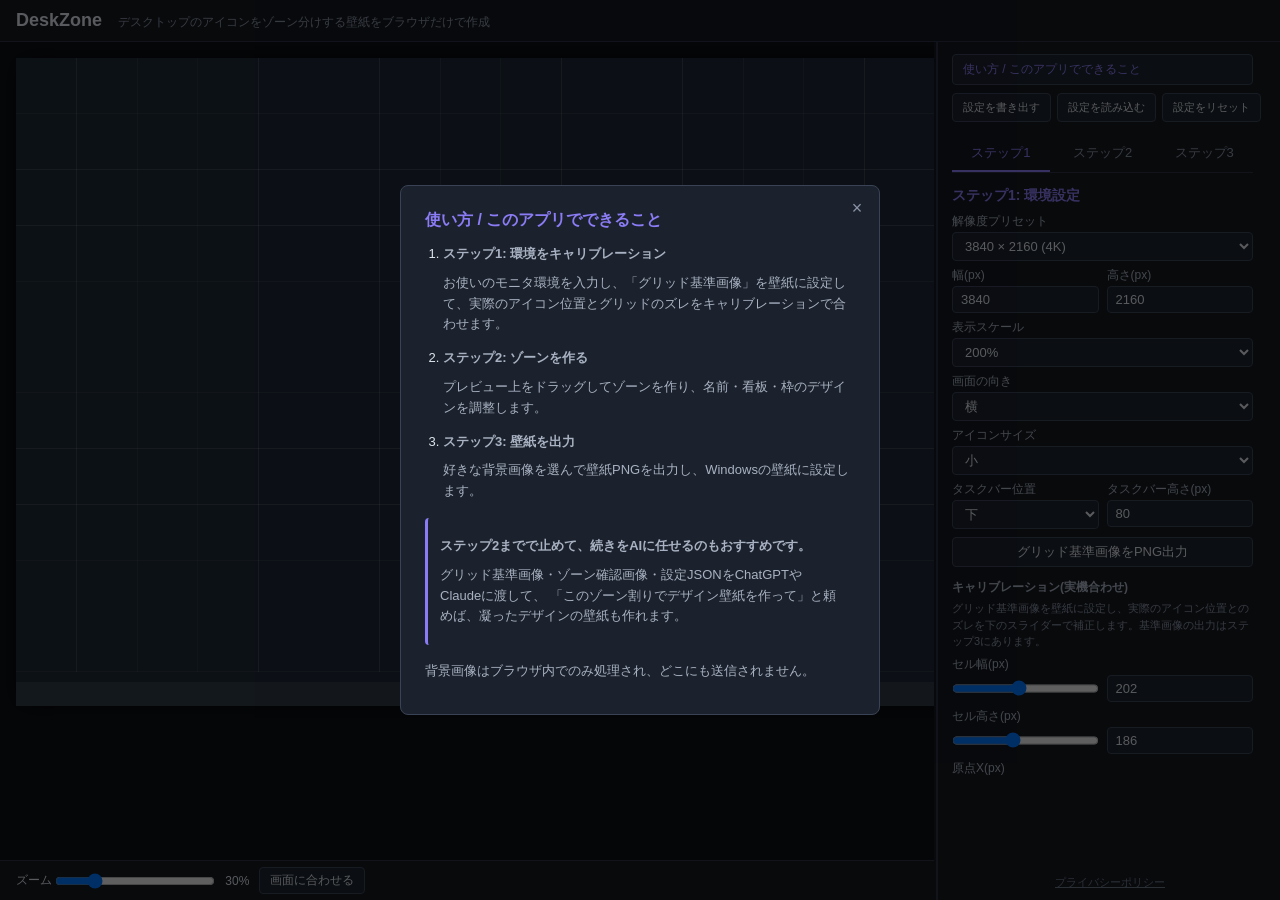
<file: index.html>
<!DOCTYPE html>
<html lang="ja">
<head>
<meta charset="UTF-8">
<meta name="viewport" content="width=device-width, initial-scale=1">
<title>DeskZone — デスクトップ整理壁紙メーカー</title>
<link rel="stylesheet" href="css/style.css">
<link rel="icon" type="image/x-icon" href="favicon.ico">
<!-- GA4: 匿名の利用状況イベントのみ送信(画像・ゾーン名・生成PNGの中身は一切送信しない) -->
<script async src="https://www.googletagmanager.com/gtag/js?id=G-PBEEVFZMYJ"></script>
<script>
  window.dataLayer = window.dataLayer || [];
  function gtag(){dataLayer.push(arguments);}
  gtag('js', new Date());
  gtag('config', 'G-PBEEVFZMYJ');
</script>
<!-- Google AdSense -->
<script async src="https://pagead2.googlesyndication.com/pagead/js/adsbygoogle.js?client=ca-pub-7697822326877937" crossorigin="anonymous"></script>
</head>
<body>
<header>
  <h1>DeskZone</h1>
  <p class="tagline">デスクトップのアイコンをゾーン分けする壁紙をブラウザだけで作成</p>
</header>
<main>
  <section id="preview-pane">
    <div id="canvas-wrap"><canvas id="preview"></canvas></div>
    <div id="zoom-bar">
      <label>ズーム <input type="range" id="zoom" min="10" max="100" value="30"></label>
      <span id="zoom-value">30%</span>
      <button id="zoom-fit" type="button">画面に合わせる</button>
    </div>
  </section>
  <div id="panel-resizer"></div>
  <aside id="panel">
    <div class="panel-scroll">
      <div class="panel-toolbar">
        <button id="guide-open-btn" class="guide-open-btn" type="button">使い方 / このアプリでできること</button>
        <div id="settings-io" class="settings-io"></div>
      </div>
      <div class="tabs">
        <button class="tab-btn active" type="button" data-tab="step1">ステップ1</button>
        <button class="tab-btn" type="button" data-tab="step2">ステップ2</button>
        <button class="tab-btn" type="button" data-tab="step3">ステップ3</button>
      </div>
      <section class="step active" id="step1">
        <h2>ステップ1: 環境設定</h2>
        <div id="step1-body"></div>
      </section>
      <section class="step" id="step2">
        <h2>ステップ2: ゾーン指定</h2>
        <div id="step2-body"></div>
      </section>
      <section class="step" id="step3">
        <h2>ステップ3: 背景と出力</h2>
        <div id="step3-body"></div>
      </section>
    </div>
    <div class="ad-placeholder">
      <ins class="adsbygoogle"
           style="display:block"
           data-ad-client="ca-pub-7697822326877937"
           data-ad-slot="6909116711"
           data-ad-format="auto"
           data-full-width-responsive="true"></ins>
      <script>(adsbygoogle = window.adsbygoogle || []).push({});</script>
    </div>
    <p class="footer-link"><a href="privacy_policy.html" target="_blank" rel="noopener">プライバシーポリシー</a></p>
  </aside>
</main>
<div id="guide-modal-overlay" class="modal-overlay" hidden>
  <div class="modal-box">
    <button id="guide-modal-close" class="modal-close" type="button" aria-label="閉じる">×</button>
    <h2>使い方 / このアプリでできること</h2>
    <div id="guide-modal-content" class="guide-content">
      <ol>
        <li>
          <p class="guide-step-title">ステップ1: 環境をキャリブレーション</p>
          <p>お使いのモニタ環境を入力し、「グリッド基準画像」を壁紙に設定して、実際のアイコン位置とグリッドのズレをキャリブレーションで合わせます。</p>
        </li>
        <li>
          <p class="guide-step-title">ステップ2: ゾーンを作る</p>
          <p>プレビュー上をドラッグしてゾーンを作り、名前・看板・枠のデザインを調整します。</p>
        </li>
        <li>
          <p class="guide-step-title">ステップ3: 壁紙を出力</p>
          <p>好きな背景画像を選んで壁紙PNGを出力し、Windowsの壁紙に設定します。</p>
        </li>
      </ol>
      <div class="guide-tip">
        <p class="guide-tip-title">ステップ2までで止めて、続きをAIに任せるのもおすすめです。</p>
        <p>グリッド基準画像・ゾーン確認画像・設定JSONをChatGPTやClaudeに渡して、
        「このゾーン割りでデザイン壁紙を作って」と頼めば、凝ったデザインの壁紙も作れます。</p>
      </div>
      <p class="hint">背景画像はブラウザ内でのみ処理され、どこにも送信されません。</p>
    </div>
  </div>
</div>
<script type="module" src="js/main.js"></script>
</body>
</html>
</file>
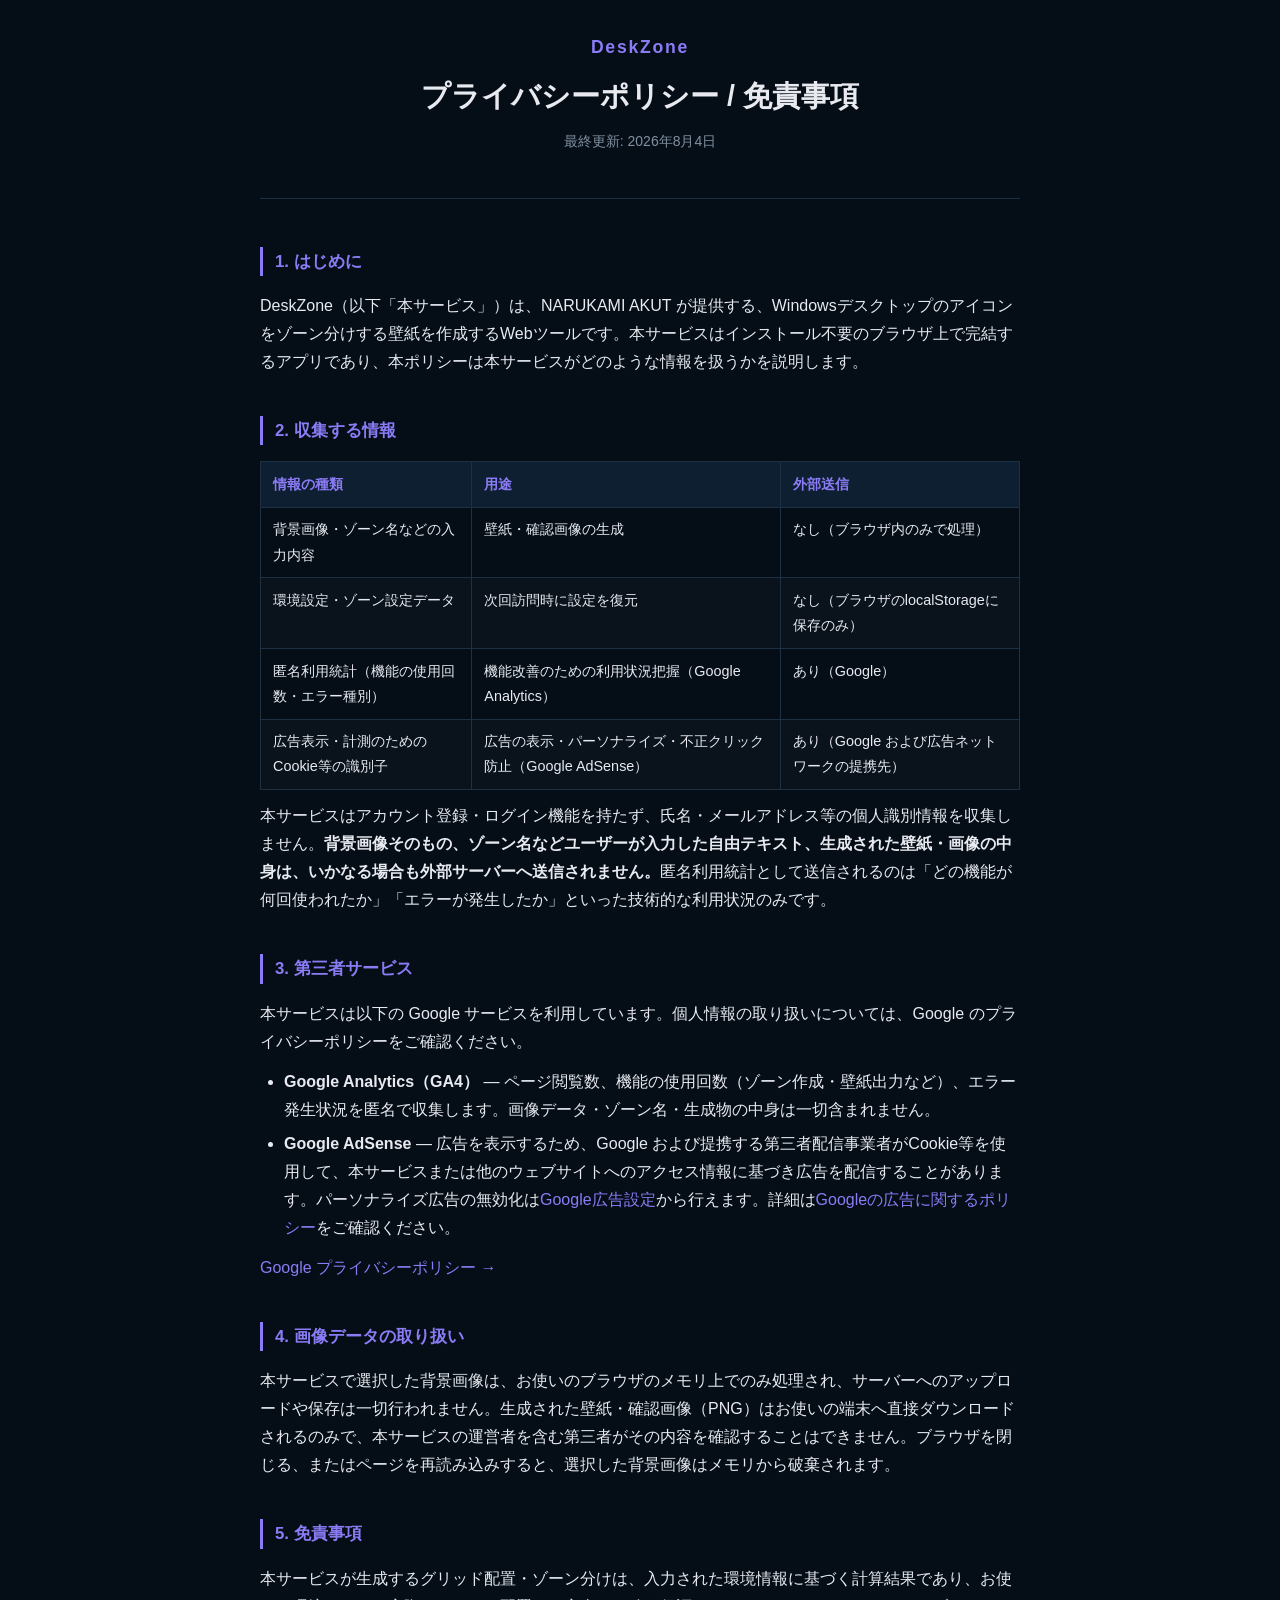
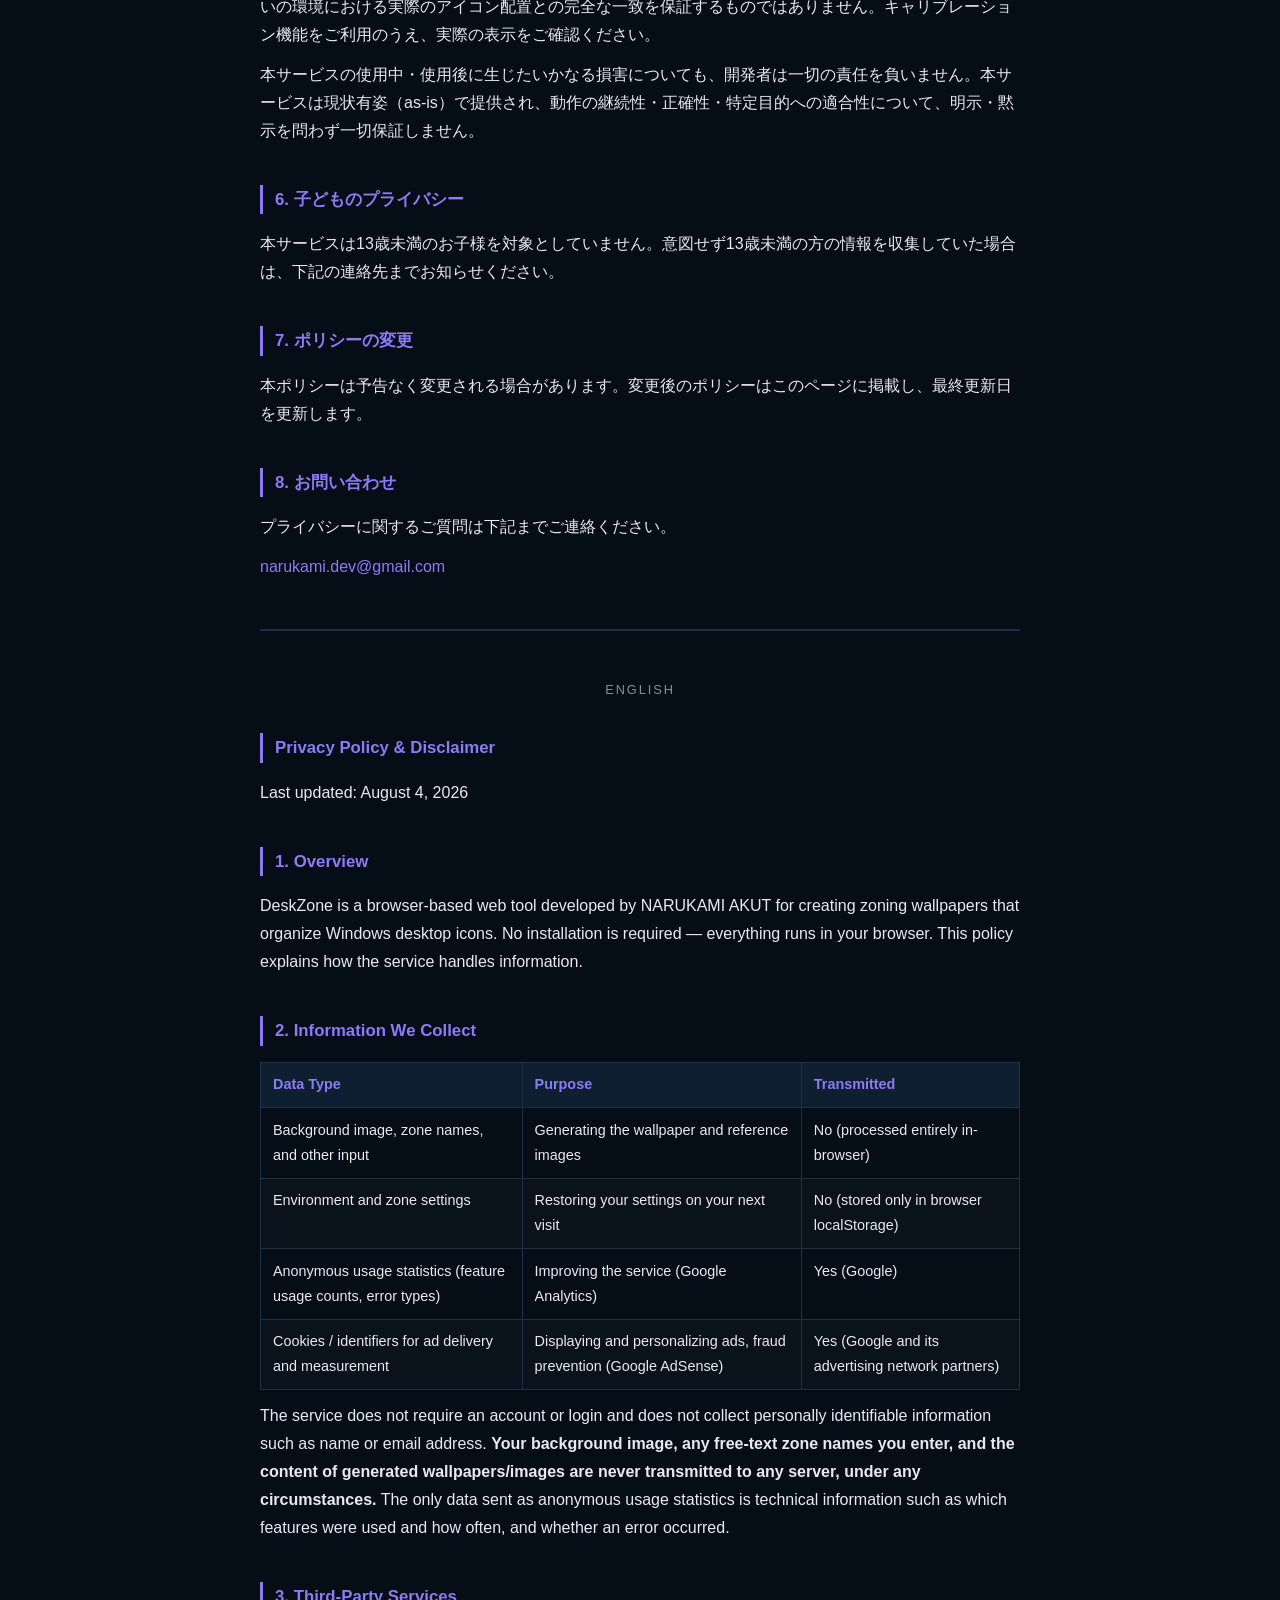
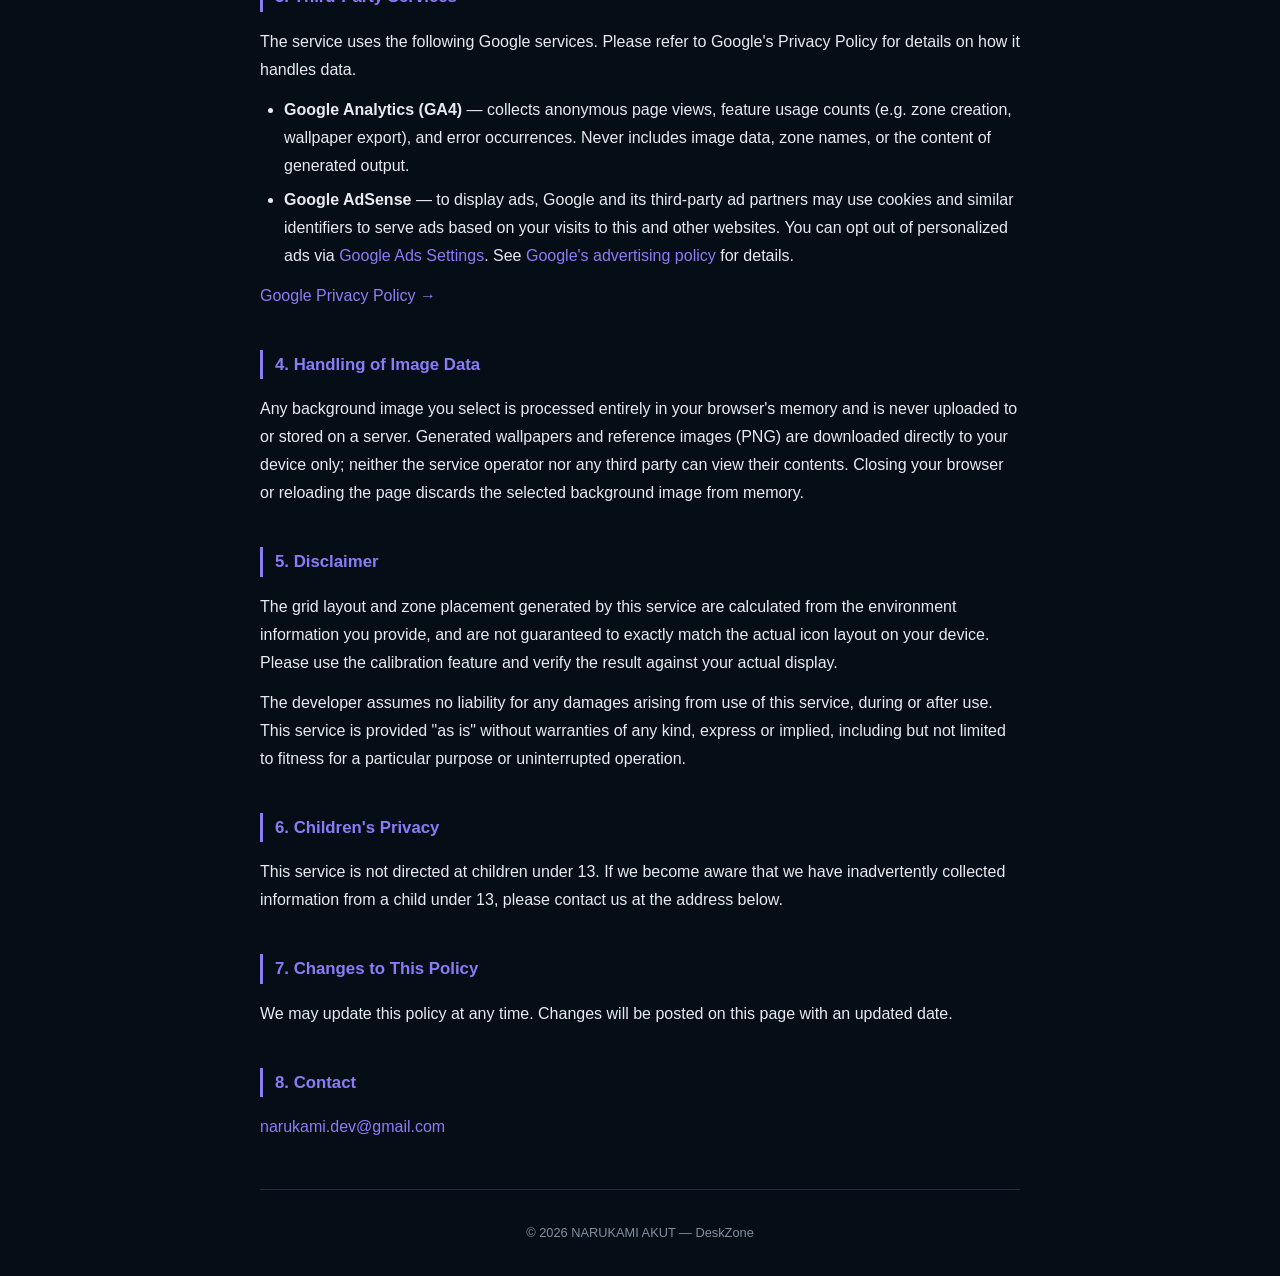
<file: privacy_policy.html>
<!DOCTYPE html>
<html lang="ja">
<head>
  <meta charset="UTF-8">
  <meta name="viewport" content="width=device-width, initial-scale=1.0">
  <title>プライバシーポリシー — DeskZone</title>
  <style>
    :root {
      --bg: #050e17;
      --surface: #0d1f30;
      --accent: #8b7cf6;
      --text: #e8eaf0;
      --muted: #8090a0;
      --border: #1e3044;
    }
    * { box-sizing: border-box; margin: 0; padding: 0; }
    body {
      background: var(--bg);
      color: var(--text);
      font-family: -apple-system, BlinkMacSystemFont, 'Segoe UI', 'Hiragino Sans', sans-serif;
      line-height: 1.75;
      padding: 2rem 1rem;
    }
    .container { max-width: 760px; margin: 0 auto; }
    header { text-align: center; margin-bottom: 3rem; padding-bottom: 2rem; border-bottom: 1px solid var(--border); }
    .app-name { color: var(--accent); font-size: 1.1rem; letter-spacing: 0.1em; font-weight: 600; margin-bottom: 0.5rem; }
    h1 { font-size: 1.8rem; font-weight: 700; margin-bottom: 0.5rem; }
    .updated { color: var(--muted); font-size: 0.875rem; }
    section { margin-bottom: 2.5rem; }
    h2 {
      font-size: 1.05rem;
      font-weight: 700;
      color: var(--accent);
      border-left: 3px solid var(--accent);
      padding-left: 0.75rem;
      margin-bottom: 1rem;
    }
    p { margin-bottom: 0.75rem; }
    ul { padding-left: 1.5rem; margin-bottom: 0.75rem; }
    li { margin-bottom: 0.4rem; }
    table { width: 100%; border-collapse: collapse; margin-bottom: 0.75rem; font-size: 0.9rem; }
    th { background: var(--surface); color: var(--accent); font-weight: 600; text-align: left; padding: 0.6rem 0.75rem; border: 1px solid var(--border); }
    td { padding: 0.6rem 0.75rem; border: 1px solid var(--border); vertical-align: top; }
    tr:nth-child(even) td { background: rgba(255,255,255,0.02); }
    a { color: var(--accent); text-decoration: none; }
    a:hover { text-decoration: underline; }
    .lang-divider { border: none; border-top: 2px solid var(--border); margin: 3rem 0; }
    .lang-label { text-align: center; color: var(--muted); font-size: 0.8rem; letter-spacing: 0.15em; text-transform: uppercase; margin-bottom: 2rem; }
    footer { text-align: center; color: var(--muted); font-size: 0.8rem; margin-top: 3rem; padding-top: 2rem; border-top: 1px solid var(--border); }
  </style>
</head>
<body>
<div class="container">

  <!-- ── 日本語 ── -->
  <header>
    <div class="app-name">DeskZone</div>
    <h1>プライバシーポリシー / 免責事項</h1>
    <p class="updated">最終更新: 2026年8月4日</p>
  </header>

  <section>
    <h2>1. はじめに</h2>
    <p>DeskZone（以下「本サービス」）は、NARUKAMI AKUT が提供する、Windowsデスクトップのアイコンをゾーン分けする壁紙を作成するWebツールです。本サービスはインストール不要のブラウザ上で完結するアプリであり、本ポリシーは本サービスがどのような情報を扱うかを説明します。</p>
  </section>

  <section>
    <h2>2. 収集する情報</h2>
    <table>
      <thead>
        <tr><th>情報の種類</th><th>用途</th><th>外部送信</th></tr>
      </thead>
      <tbody>
        <tr>
          <td>背景画像・ゾーン名などの入力内容</td>
          <td>壁紙・確認画像の生成</td>
          <td>なし（ブラウザ内のみで処理）</td>
        </tr>
        <tr>
          <td>環境設定・ゾーン設定データ</td>
          <td>次回訪問時に設定を復元</td>
          <td>なし（ブラウザのlocalStorageに保存のみ）</td>
        </tr>
        <tr>
          <td>匿名利用統計（機能の使用回数・エラー種別）</td>
          <td>機能改善のための利用状況把握（Google Analytics）</td>
          <td>あり（Google）</td>
        </tr>
        <tr>
          <td>広告表示・計測のためのCookie等の識別子</td>
          <td>広告の表示・パーソナライズ・不正クリック防止（Google AdSense）</td>
          <td>あり（Google および広告ネットワークの提携先）</td>
        </tr>
      </tbody>
    </table>
    <p>本サービスはアカウント登録・ログイン機能を持たず、氏名・メールアドレス等の個人識別情報を収集しません。<strong>背景画像そのもの、ゾーン名などユーザーが入力した自由テキスト、生成された壁紙・画像の中身は、いかなる場合も外部サーバーへ送信されません。</strong>匿名利用統計として送信されるのは「どの機能が何回使われたか」「エラーが発生したか」といった技術的な利用状況のみです。</p>
  </section>

  <section>
    <h2>3. 第三者サービス</h2>
    <p>本サービスは以下の Google サービスを利用しています。個人情報の取り扱いについては、Google のプライバシーポリシーをご確認ください。</p>
    <ul>
      <li><strong>Google Analytics（GA4）</strong> — ページ閲覧数、機能の使用回数（ゾーン作成・壁紙出力など）、エラー発生状況を匿名で収集します。画像データ・ゾーン名・生成物の中身は一切含まれません。</li>
      <li><strong>Google AdSense</strong> — 広告を表示するため、Google および提携する第三者配信事業者がCookie等を使用して、本サービスまたは他のウェブサイトへのアクセス情報に基づき広告を配信することがあります。パーソナライズ広告の無効化は<a href="https://adssettings.google.com/" target="_blank" rel="noopener">Google広告設定</a>から行えます。詳細は<a href="https://policies.google.com/technologies/ads" target="_blank" rel="noopener">Googleの広告に関するポリシー</a>をご確認ください。</li>
    </ul>
    <p><a href="https://policies.google.com/privacy" target="_blank" rel="noopener">Google プライバシーポリシー →</a></p>
  </section>

  <section>
    <h2>4. 画像データの取り扱い</h2>
    <p>本サービスで選択した背景画像は、お使いのブラウザのメモリ上でのみ処理され、サーバーへのアップロードや保存は一切行われません。生成された壁紙・確認画像（PNG）はお使いの端末へ直接ダウンロードされるのみで、本サービスの運営者を含む第三者がその内容を確認することはできません。ブラウザを閉じる、またはページを再読み込みすると、選択した背景画像はメモリから破棄されます。</p>
  </section>

  <section>
    <h2>5. 免責事項</h2>
    <p>本サービスが生成するグリッド配置・ゾーン分けは、入力された環境情報に基づく計算結果であり、お使いの環境における実際のアイコン配置との完全な一致を保証するものではありません。キャリブレーション機能をご利用のうえ、実際の表示をご確認ください。</p>
    <p>本サービスの使用中・使用後に生じたいかなる損害についても、開発者は一切の責任を負いません。本サービスは現状有姿（as-is）で提供され、動作の継続性・正確性・特定目的への適合性について、明示・黙示を問わず一切保証しません。</p>
  </section>

  <section>
    <h2>6. 子どものプライバシー</h2>
    <p>本サービスは13歳未満のお子様を対象としていません。意図せず13歳未満の方の情報を収集していた場合は、下記の連絡先までお知らせください。</p>
  </section>

  <section>
    <h2>7. ポリシーの変更</h2>
    <p>本ポリシーは予告なく変更される場合があります。変更後のポリシーはこのページに掲載し、最終更新日を更新します。</p>
  </section>

  <section>
    <h2>8. お問い合わせ</h2>
    <p>プライバシーに関するご質問は下記までご連絡ください。</p>
    <p><a href="mailto:narukami.dev@gmail.com">narukami.dev@gmail.com</a></p>
  </section>

  <hr class="lang-divider">
  <p class="lang-label">English</p>

  <!-- ── English ── -->
  <section>
    <h2>Privacy Policy &amp; Disclaimer</h2>
    <p>Last updated: August 4, 2026</p>
  </section>

  <section>
    <h2>1. Overview</h2>
    <p>DeskZone is a browser-based web tool developed by NARUKAMI AKUT for creating zoning wallpapers that organize Windows desktop icons. No installation is required — everything runs in your browser. This policy explains how the service handles information.</p>
  </section>

  <section>
    <h2>2. Information We Collect</h2>
    <table>
      <thead>
        <tr><th>Data Type</th><th>Purpose</th><th>Transmitted</th></tr>
      </thead>
      <tbody>
        <tr>
          <td>Background image, zone names, and other input</td>
          <td>Generating the wallpaper and reference images</td>
          <td>No (processed entirely in-browser)</td>
        </tr>
        <tr>
          <td>Environment and zone settings</td>
          <td>Restoring your settings on your next visit</td>
          <td>No (stored only in browser localStorage)</td>
        </tr>
        <tr>
          <td>Anonymous usage statistics (feature usage counts, error types)</td>
          <td>Improving the service (Google Analytics)</td>
          <td>Yes (Google)</td>
        </tr>
        <tr>
          <td>Cookies / identifiers for ad delivery and measurement</td>
          <td>Displaying and personalizing ads, fraud prevention (Google AdSense)</td>
          <td>Yes (Google and its advertising network partners)</td>
        </tr>
      </tbody>
    </table>
    <p>The service does not require an account or login and does not collect personally identifiable information such as name or email address. <strong>Your background image, any free-text zone names you enter, and the content of generated wallpapers/images are never transmitted to any server, under any circumstances.</strong> The only data sent as anonymous usage statistics is technical information such as which features were used and how often, and whether an error occurred.</p>
  </section>

  <section>
    <h2>3. Third-Party Services</h2>
    <p>The service uses the following Google services. Please refer to Google's Privacy Policy for details on how it handles data.</p>
    <ul>
      <li><strong>Google Analytics (GA4)</strong> — collects anonymous page views, feature usage counts (e.g. zone creation, wallpaper export), and error occurrences. Never includes image data, zone names, or the content of generated output.</li>
      <li><strong>Google AdSense</strong> — to display ads, Google and its third-party ad partners may use cookies and similar identifiers to serve ads based on your visits to this and other websites. You can opt out of personalized ads via <a href="https://adssettings.google.com/" target="_blank" rel="noopener">Google Ads Settings</a>. See <a href="https://policies.google.com/technologies/ads" target="_blank" rel="noopener">Google's advertising policy</a> for details.</li>
    </ul>
    <p><a href="https://policies.google.com/privacy" target="_blank" rel="noopener">Google Privacy Policy →</a></p>
  </section>

  <section>
    <h2>4. Handling of Image Data</h2>
    <p>Any background image you select is processed entirely in your browser's memory and is never uploaded to or stored on a server. Generated wallpapers and reference images (PNG) are downloaded directly to your device only; neither the service operator nor any third party can view their contents. Closing your browser or reloading the page discards the selected background image from memory.</p>
  </section>

  <section>
    <h2>5. Disclaimer</h2>
    <p>The grid layout and zone placement generated by this service are calculated from the environment information you provide, and are not guaranteed to exactly match the actual icon layout on your device. Please use the calibration feature and verify the result against your actual display.</p>
    <p>The developer assumes no liability for any damages arising from use of this service, during or after use. This service is provided "as is" without warranties of any kind, express or implied, including but not limited to fitness for a particular purpose or uninterrupted operation.</p>
  </section>

  <section>
    <h2>6. Children's Privacy</h2>
    <p>This service is not directed at children under 13. If we become aware that we have inadvertently collected information from a child under 13, please contact us at the address below.</p>
  </section>

  <section>
    <h2>7. Changes to This Policy</h2>
    <p>We may update this policy at any time. Changes will be posted on this page with an updated date.</p>
  </section>

  <section>
    <h2>8. Contact</h2>
    <p><a href="mailto:narukami.dev@gmail.com">narukami.dev@gmail.com</a></p>
  </section>

  <footer>
    &copy; 2026 NARUKAMI AKUT — DeskZone
  </footer>

</div>
</body>
</html>
</file>
<file: css/style.css>
* { box-sizing: border-box; margin: 0; padding: 0; }
body {
  font-family: "Segoe UI", "Yu Gothic UI", sans-serif;
  background: #14181f; color: #dde3ea;
  height: 100vh; display: flex; flex-direction: column;
}
header { padding: 10px 16px; border-bottom: 1px solid #2a3140; }
header h1 { font-size: 18px; display: inline-block; margin-right: 12px; }
.tagline { display: inline-block; font-size: 12px; color: #8a94a6; }
main { flex: 1; display: flex; min-height: 0; }
#preview-pane { flex: 1; display: flex; flex-direction: column; min-width: 0; }
#canvas-wrap { flex: 1; overflow: auto; padding: 16px; background: #0d1015; }
#preview { display: block; margin: 0 auto; box-shadow: 0 0 24px rgba(0,0,0,.6); }
#zoom-bar { padding: 6px 16px; border-top: 1px solid #2a3140; font-size: 12px; display: flex; align-items: center; gap: 10px; }
#zoom { vertical-align: middle; width: 160px; }
#zoom-fit {
  padding: 4px 10px; font-size: 12px; background: #1c222d; color: #dde3ea;
  border: 1px solid #3a4356; border-radius: 4px; cursor: pointer;
}
#zoom-fit:hover { background: #26304082; border-color: #8b7cf6; }
#panel-resizer {
  width: 6px; flex-shrink: 0; cursor: col-resize; position: relative; background: transparent;
}
#panel-resizer::after {
  content: ""; position: absolute; left: 2px; top: 0; bottom: 0; width: 2px; background: #2a3140;
}
#panel-resizer:hover::after, #panel-resizer.dragging::after { background: #8b7cf6; }
#panel { width: 340px; flex-shrink: 0; display: flex; flex-direction: column; min-height: 0; }
/* scrollbar-gutter: overflowの有無でスクロールバー分(~15px)の幅が増減し、
   ステップ間でパネル幅が変わって見出しの折り返しがズレるのを防ぐ */
.panel-scroll { flex: 1; min-height: 0; overflow-y: auto; scrollbar-gutter: stable; padding: 12px; }
.step { margin-bottom: 18px; }
.step h2 { font-size: 14px; color: #8b7cf6; margin-bottom: 8px; }
.step label { display: block; font-size: 12px; margin: 6px 0 2px; color: #a8b2c2; }
.step input, .step select, .step button {
  width: 100%; padding: 5px 8px; font-size: 13px;
  background: #1c222d; color: #dde3ea; border: 1px solid #3a4356; border-radius: 4px;
}
.step input[type="range"] { padding: 0; }
.step button { cursor: pointer; margin-top: 8px; }
.step button:hover { background: #26304082; border-color: #8b7cf6; }
.row2 { display: grid; grid-template-columns: 1fr 1fr; gap: 8px; }
.hint { font-size: 11px; color: #8a94a6; margin-top: 4px; line-height: 1.5; }
.ad-placeholder {
  flex-shrink: 0; margin: 0 12px; min-height: 90px;
  box-sizing: border-box; display: flex; align-items: center; justify-content: center;
}
.ad-placeholder ins.adsbygoogle { width: 100%; }
.footer-link { flex-shrink: 0; margin: 8px 0 10px; text-align: center; font-size: 11px; }
.footer-link a { color: #6a7688; }
.footer-link a:hover { color: #8b7cf6; }
.step h3.sub { font-size: 12px; color: #a8b2c2; margin: 12px 0 4px; }
.calib-actions { display: flex; justify-content: flex-end; margin-top: 8px; }
.calib-actions .calib-reset { width: auto; padding: 5px 12px; font-size: 12px; }
.zone-item-row { display: flex; gap: 4px; margin-top: 4px; }
.zone-item-row .zone-item {
  flex: 1; height: 28px; box-sizing: border-box; text-align: left; margin-top: 0;
  overflow: hidden; text-overflow: ellipsis; white-space: nowrap;
}
.zone-item.selected { border-color: #8b7cf6; background: #223046; }
.zone-item-row .zone-item-delete {
  flex-shrink: 0; flex-grow: 0; width: 32px; height: 28px; box-sizing: border-box;
  padding: 0; margin-top: 0; line-height: 26px; color: #f2a6a6;
}
.zone-item-delete:hover { background: #402626; border-color: #f26d6d; }
/* 選択中のゾーン編集: アクセント色の枠+背景で「全体の枠デフォルト」とはっきり区別する */
.zone-editor {
  margin-top: 10px; padding: 10px; border-radius: 6px;
  border: 1px solid #6a4fd1; background: #201c33; box-shadow: 0 0 0 1px #6a4fd155;
}
.zone-editor > h3.sub { color: #b3a4ff; }
/* 全体の枠デフォルト: 破線+ニュートラル色で「個別ゾーンではない」ことを示す */
.default-editor {
  margin-top: 20px; padding: 10px; border: 1px dashed #3a4356; border-radius: 6px;
}
.default-editor > h3.sub { margin-top: 0; }
button.primary { border-color: #2e6db3; background: #1d3a5c; font-weight: bold; }
button.primary:hover { background: #24507e; }
/* ガイドボタンを上、設定入出力ボタン(書き出す/読み込む/リセット)を下に縦積みし、
   両者の幅を揃える(設定ボタン側が増えてもガイドボタンとずれないように) */
.panel-toolbar { display: flex; flex-direction: column; gap: 8px; margin-bottom: 14px; }
.guide-open-btn {
  width: 100%; margin-top: 0; text-align: left;
  padding: 6px 10px; font-size: 12px; background: #1c222d; color: #8b7cf6;
  border: 1px solid #3a4356; border-radius: 4px; cursor: pointer;
}
.guide-open-btn:hover { background: #26304082; border-color: #8b7cf6; }
.guide-content ol { margin: 4px 0 16px 20px; }
.guide-content li { margin-bottom: 12px; line-height: 1.7; }
.guide-content li:last-child { margin-bottom: 0; }
.guide-step-title { font-weight: bold; color: #b3a4ff; margin-bottom: 4px; }
.guide-tip {
  margin: 16px 0; padding: 10px 12px; background: #1c222d;
  border-left: 3px solid #8b7cf6; border-radius: 4px;
}
.guide-tip-title { font-weight: bold; margin-bottom: 4px; }
.settings-io { display: flex; gap: 6px; }
.settings-io button {
  flex: 1; padding: 6px 10px; font-size: 11px; white-space: nowrap;
  background: #1c222d; color: #dde3ea; border: 1px solid #3a4356; border-radius: 4px; cursor: pointer;
}
.settings-io button:hover { background: #26304082; border-color: #8b7cf6; }
.settings-io .reset-btn:hover { background: #402626; border-color: #f26d6d; color: #f2a6a6; }

.tabs { display: flex; gap: 4px; margin-bottom: 14px; border-bottom: 1px solid #2a3140; }
.tab-btn {
  flex: 1; background: none; border: none; border-bottom: 2px solid transparent;
  color: #8a94a6; font-size: 13px; padding: 8px 4px; cursor: pointer; border-radius: 0;
}
.tab-btn:hover { color: #dde3ea; background: #1c222d82; }
.tab-btn.active { color: #8b7cf6; border-bottom-color: #8b7cf6; }
.step { display: none; }
.step.active { display: block; }

.modal-overlay {
  position: fixed; inset: 0; background: rgba(0,0,0,.6);
  display: flex; align-items: center; justify-content: center; z-index: 100;
}
.modal-overlay[hidden] { display: none; }
.modal-box {
  position: relative; max-width: 480px; width: 90%; max-height: 80vh; overflow-y: auto;
  background: #1c222d; border: 1px solid #3a4356; border-radius: 8px; padding: 24px;
}
.modal-close {
  position: absolute; top: 8px; right: 8px; width: 28px; height: 28px;
  background: none; border: none; color: #8a94a6; font-size: 18px; line-height: 1; cursor: pointer;
}
.modal-close:hover { color: #dde3ea; }
.modal-box h2 { font-size: 16px; color: #8b7cf6; margin-bottom: 12px; padding-right: 24px; }
.modal-box ol { margin: 8px 0 8px 18px; line-height: 1.7; font-size: 13px; }
.modal-box p { margin: 8px 0; line-height: 1.6; font-size: 13px; color: #a8b2c2; }
</file>
